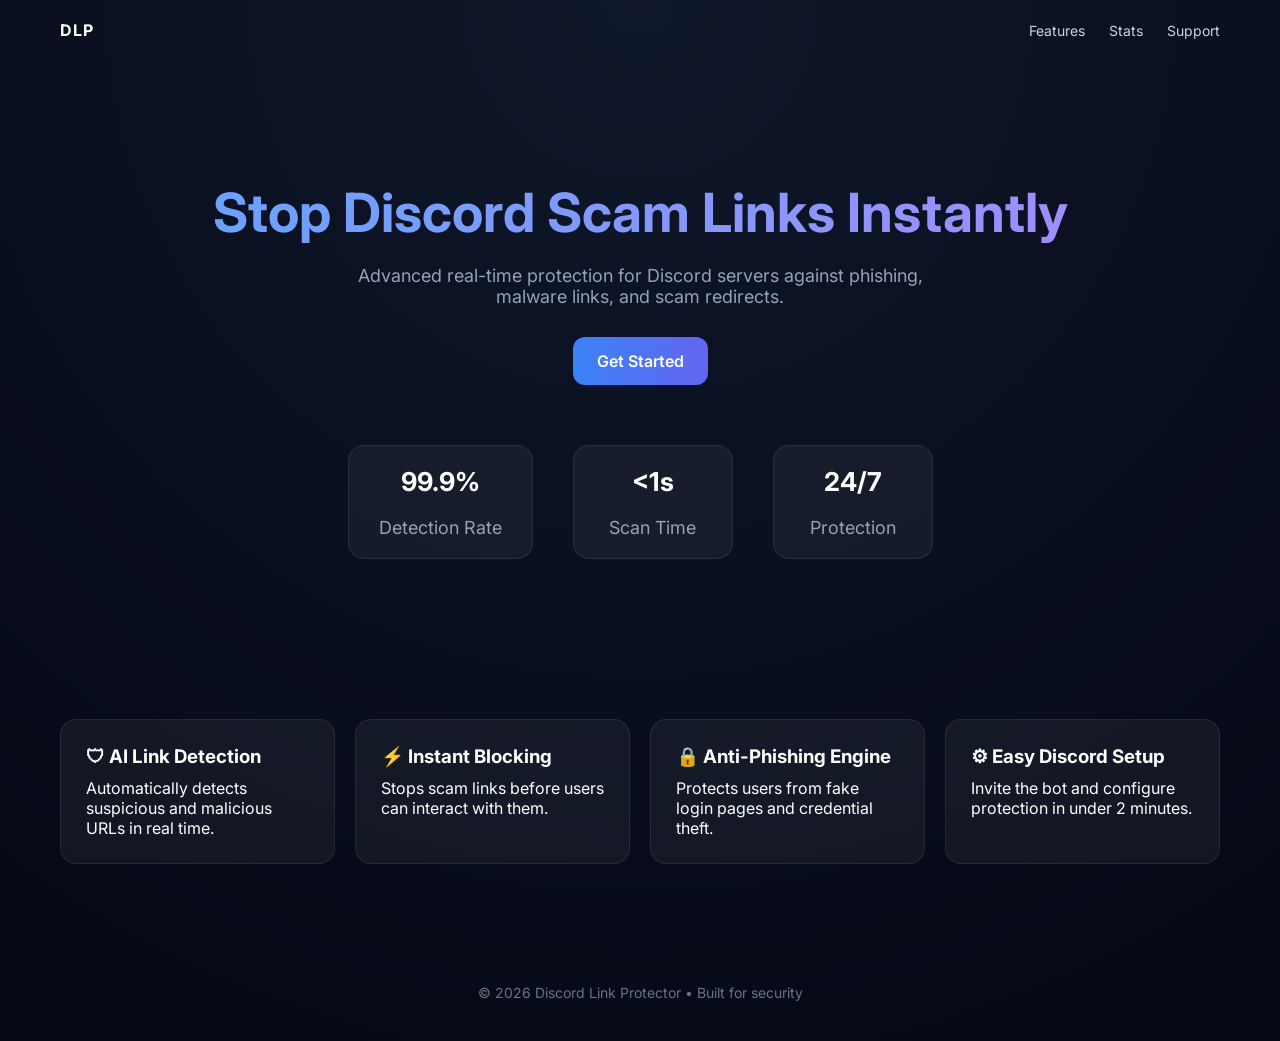
<file: index.html>
<!DOCTYPE html>
<html lang="en">
<head>
<meta charset="UTF-8">
<meta name="viewport" content="width=device-width, initial-scale=1.0">
<title>DLP - Discord Link Protector</title>

<style>
@import url('https://fonts.googleapis.com/css2?family=Inter:wght@400;600;700&display=swap');

* {
  margin: 0;
  padding: 0;
  box-sizing: border-box;
  font-family: 'Inter', sans-serif;
}

body {
  background: radial-gradient(circle at top, #0f172a, #050814);
  color: white;
  overflow-x: hidden;
}

/* NAV */
nav {
  display: flex;
  justify-content: space-between;
  align-items: center;
  padding: 20px 60px;
}

.logo {
  font-weight: 700;
  letter-spacing: 1px;
}

.nav-links a {
  color: #cbd5e1;
  margin-left: 20px;
  text-decoration: none;
  font-size: 14px;
}

.nav-links a:hover {
  color: white;
}

/* HERO */
.hero {
  text-align: center;
  padding: 120px 20px 80px;
}

.hero h1 {
  font-size: 54px;
  font-weight: 700;
  background: linear-gradient(90deg, #60a5fa, #a78bfa);
  -webkit-background-clip: text;
  -webkit-text-fill-color: transparent;
}

.hero p {
  margin-top: 20px;
  color: #94a3b8;
  font-size: 18px;
  max-width: 600px;
  margin-left: auto;
  margin-right: auto;
}

/* BUTTONS */
.btn {
  display: inline-block;
  margin-top: 30px;
  padding: 14px 24px;
  border-radius: 12px;
  background: linear-gradient(90deg, #3b82f6, #6366f1);
  color: white;
  text-decoration: none;
  font-weight: 600;
  transition: 0.3s;
}

.btn:hover {
  transform: scale(1.05);
  opacity: 0.9;
}

/* STATS */
.stats {
  display: flex;
  justify-content: center;
  gap: 40px;
  margin-top: 60px;
  flex-wrap: wrap;
}

.stat {
  background: rgba(255,255,255,0.05);
  border: 1px solid rgba(255,255,255,0.08);
  padding: 20px 30px;
  border-radius: 16px;
  text-align: center;
  min-width: 160px;
}

.stat h2 {
  font-size: 26px;
}

/* FEATURES */
.features {
  display: grid;
  grid-template-columns: repeat(auto-fit, minmax(250px, 1fr));
  gap: 20px;
  padding: 80px 60px;
}

.card {
  background: rgba(255,255,255,0.05);
  border: 1px solid rgba(255,255,255,0.08);
  padding: 25px;
  border-radius: 16px;
  transition: 0.3s;
}

.card:hover {
  transform: translateY(-5px);
  background: rgba(255,255,255,0.08);
}

.card h3 {
  margin-bottom: 10px;
}

/* FOOTER */
footer {
  text-align: center;
  padding: 40px;
  color: #64748b;
  font-size: 14px;
}
</style>

</head>

<body>

<nav>
  <div class="logo">DLP</div>
  <div class="nav-links">
    <a href="#features">Features</a>
    <a href="#stats">Stats</a>
    <a href="#support">Support</a>
  </div>
</nav>

<div class="hero">
  <h1>Stop Discord Scam Links Instantly</h1>
  <p>Advanced real-time protection for Discord servers against phishing, malware links, and scam redirects.</p>

  <a class="btn" href="#features">Get Started</a>

  <div class="stats" id="stats">
    <div class="stat">
      <h2>99.9%</h2>
      <p>Detection Rate</p>
    </div>

    <div class="stat">
      <h2>&lt;1s</h2>
      <p>Scan Time</p>
    </div>

    <div class="stat">
      <h2>24/7</h2>
      <p>Protection</p>
    </div>
  </div>
</div>

<div class="features" id="features">

  <div class="card">
    <h3>🛡 AI Link Detection</h3>
    <p>Automatically detects suspicious and malicious URLs in real time.</p>
  </div>

  <div class="card">
    <h3>⚡ Instant Blocking</h3>
    <p>Stops scam links before users can interact with them.</p>
  </div>

  <div class="card">
    <h3>🔒 Anti-Phishing Engine</h3>
    <p>Protects users from fake login pages and credential theft.</p>
  </div>

  <div class="card">
    <h3>⚙ Easy Discord Setup</h3>
    <p>Invite the bot and configure protection in under 2 minutes.</p>
  </div>

</div>

<footer>
  © 2026 Discord Link Protector • Built for security
</footer>

</body>
</html>
</file>
